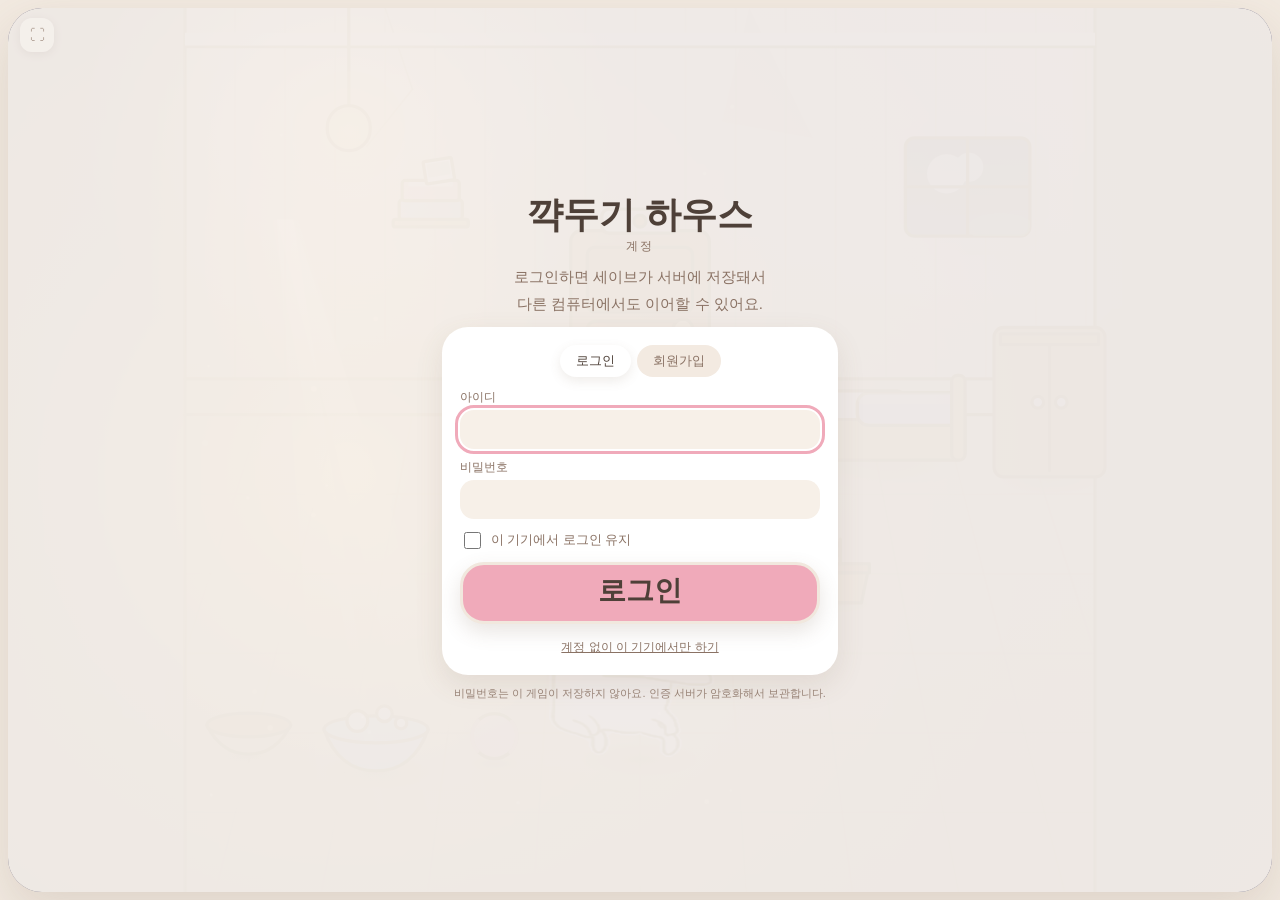
<file: index.html>
<!doctype html>
<html lang="ko">
<head>
<meta charset="utf-8">
<meta name="viewport" content="width=device-width, initial-scale=1, viewport-fit=cover">
<!-- 보안: 외부에서 스크립트를 끼워 넣지 못하게 막습니다.
     connect-src 에 우리 서버 주소 하나만 적어서, 다른 어디로도
     데이터가 나갈 수 없게 막아둡니다. -->
<meta http-equiv="Content-Security-Policy" content="
  default-src 'none';
  script-src 'self';
  style-src 'self' https://fonts.googleapis.com 'unsafe-inline';
  font-src https://fonts.gstatic.com;
  img-src 'self' data: blob:;
  connect-src 'self' https://nmmekqyjrqkmwmygzedm.supabase.co wss://nmmekqyjrqkmwmygzedm.supabase.co;
  form-action 'none';
  base-uri 'none';
  object-src 'none'">
<meta name="referrer" content="no-referrer">
<title>꺅두기 하우스</title>
<meta name="description" content="꺅두기를 애기부터 어른까지 키우는 웹 게임. 집을 꾸미고, 리듬게임과 꺅두기런으로 클로버를 벌어요.">
<link rel="icon" href="assets/clover.png">
<link rel="preconnect" href="https://fonts.googleapis.com">
<link rel="preconnect" href="https://fonts.gstatic.com" crossorigin>
<link rel="stylesheet" href="https://fonts.googleapis.com/css2?family=Gaegu:wght@400;700&family=Gowun+Dodum&display=swap">
<link rel="stylesheet" href="css/style.css">
</head>
<body>

<div id="app">
  <div id="stage">
    <canvas id="cv"></canvas>

    <!-- 위쪽 상태바 -->
    <header id="topbar">
      <div class="chip who">
        <b id="barName">두기</b>
        <span class="lv" id="barStage">Lv 1</span>
        <span class="hearts" id="loveHearts"></span>
        <span class="expbar"><i id="expFill"></i></span>
      </div>
      <button class="chip cond" id="condChip" type="button" aria-expanded="false"
              title="컨디션 — 누르면 자세히">
        <span class="ring" id="condRing"></span>
        <b id="condPct">100%</b>
        <small id="condPay">알바비 ×1.10</small>
      </button>
      <span class="chip wx" id="barWx"></span>
      <span class="chip wallet" id="barClover"></span>
      <button class="chip menubtn" id="menuBtn" type="button"
              aria-expanded="false" aria-label="메뉴">☰</button>
      <nav id="menuPanel" hidden>
        <button type="button" id="mDaily">오늘의 할 일</button>
        <button type="button" id="mDeco">꾸미기</button>
        <button type="button" id="mAcct">로그인</button>
        <button type="button" id="mSet">설정</button>
      </nav>
      <div id="condPanel" hidden>
        <div class="stats" id="statRow">
          <div class="stat"><span class="ic i-full"></span><b>배부름</b><div class="track"><div class="fill" id="st_full"></div></div></div>
          <div class="stat"><span class="ic i-clean"></span><b>깨끗함</b><div class="track"><div class="fill" id="st_clean"></div></div></div>
          <div class="stat"><span class="ic i-fun"></span><b>기분</b><div class="track"><div class="fill" id="st_fun"></div></div></div>
          <div class="stat"><span class="ic i-energy"></span><b>기운</b><div class="track"><div class="fill" id="st_energy"></div></div></div>
        </div>
        <p class="chint" id="condHint"></p>
      </div>
    </header>

    <div id="decoBar" hidden>
      <span class="dtxt">가구를 끌어서 옮기세요</span>
      <button class="btn small" id="decoDone" type="button">다 됐어요</button>
      <button class="btn ghost small" id="decoUndo" type="button">되돌리기</button>
      <button class="btn ghost small" id="decoReset" type="button">기본 자리로</button>
    </div>
    <aside id="plazaChat" hidden>
      <div id="pcLog" aria-live="polite"></div>
      <form id="pcForm" autocomplete="off">
        <input id="pcInput" type="text" maxlength="60" placeholder="광장에 한마디"
               autocomplete="off" spellcheck="false">
        <button class="btn small" type="submit">보내기</button>
      </form>
      <p class="hint" id="pcNote"></p>
    </aside>
    <div id="emoteBar" hidden></div>
    <button id="fsBtn" type="button" title="전체화면" aria-label="전체화면">⛶</button>
    <button id="skipBtn" type="button" hidden>건너뛰기</button>
    <p id="tapHint" hidden>아무 곳이나 누르면 다음으로</p>

    <!-- 처음 시작: 이름 짓기 -->
    <section class="screen" id="introScreen" hidden>
      <img class="mascot sway" src="assets/run.png" alt="꺅두기">
      <h1>꺅두기 하우스<span class="sub">GGAKDUGI HOUSE</span></h1>
      <p class="lead">오늘부터 두기를 키웁니다.<br>이름을 지어주세요.</p>
      <input id="introName" class="nameinput big" type="text" maxlength="8" value="두기" aria-label="두기 이름">
      <button class="btn" id="introGo">시작!</button>
      <p class="credit">집에서는 <span class="kbd">WASD</span> 로 걷고, 두기를 <b>문질러 쓰다듬으면</b> 마음이 올라요 ·
        현관으로 나가면 알바를 해서 클로버를 벌 수 있어요</p>
    </section>

    <!-- 계정 -->
    <section class="screen" id="authScreen" hidden>
      <h1 style="font-size:clamp(24px,4.4vw,36px)">꺅두기 하우스<span class="sub">계정</span></h1>
      <p class="lead" id="authLead">로그인하면 세이브가 서버에 저장돼서<br>다른 컴퓨터에서도 이어할 수 있어요.</p>

      <div class="authbox">
        <div class="tabs" id="authTabs">
          <button class="tab on" id="tabLogin" type="button">로그인</button>
          <button class="tab" id="tabJoin" type="button">회원가입</button>
        </div>

        <form id="authForm" autocomplete="on" novalidate>
          <label class="fld"><span>아이디</span>
            <input id="authEmail" type="text" autocomplete="username"
                   maxlength="20" spellcheck="false" autocapitalize="off" required></label>
          <label class="fld"><span>비밀번호</span>
            <input id="authPw" type="password" autocomplete="current-password"
                   maxlength="200" required></label>
          <p class="pwhint" id="pwHint" hidden>아이디 3~20자 (영문 시작) · 비밀번호 10자 이상, 대·소문자·숫자·기호 중 3가지</p>
          <label class="chk"><input id="authKeep" type="checkbox">
            <span>이 기기에서 로그인 유지</span></label>
          <p class="autherr" id="authErr" role="alert" hidden></p>
          <button class="btn" id="authGo" type="submit">로그인</button>
        </form>

        <div class="authsub">
          <button class="linkbtn" id="authSkip" type="button">계정 없이 이 기기에서만 하기</button>
        </div>
      </div>
      <p class="credit" id="authNote"></p>
    </section>

    <!-- 캐치마인드 — 방 만들기 · 들어가기 -->
    <section class="screen" id="cmLobby" hidden>
      <h1 style="font-size:clamp(24px,4.4vw,38px)">두기 캐치마인드<span class="sub">같이 그리고 맞히기</span></h1>
      <p class="lead">한 명이 그리고 나머지가 맞혀요.<br>친구와 방 코드를 주고받으면 바로 시작!</p>

      <div class="authbox">
        <button class="btn" id="cmMake" type="button">새 방 만들기</button>
        <p class="cmor"><span>또는 받은 코드로</span></p>
        <form id="cmJoinForm" novalidate>
          <label class="fld"><span>방 코드 6자리</span>
            <input id="cmCode" class="codein" type="text" inputmode="latin"
                   maxlength="6" spellcheck="false" autocomplete="off" placeholder="ACDEFG"></label>
          <button class="btn ghost" id="cmJoin" type="submit">들어가기</button>
        </form>
        <p class="autherr" id="cmErr" role="alert" hidden></p>
      </div>
      <p class="credit">2명부터 시작할 수 있어요 · 그리는 사람은 채팅을 못 씁니다<br>
        정답 단어는 그리는 사람 화면에만 있어요</p>
      <button class="linkbtn" id="cmBack" type="button">알바 목록으로</button>
    </section>

    <!-- 캐치마인드 — 사람·채팅 -->
    <aside id="cmPanel" hidden>
      <div id="cmPlayers"></div>
      <div id="cmLog" aria-live="polite"></div>
      <form id="cmForm" autocomplete="off">
        <input id="cmInput" type="text" maxlength="24" autocomplete="off"
               spellcheck="false" aria-label="정답 입력" placeholder="정답을 적어보세요">
        <button type="submit" id="cmSend">보내기</button>
      </form>
      <p id="cmNet" hidden></p>
      <button type="button" id="cmQuit">나가기</button>
    </aside>

    <!-- 꺅두기런 결과 -->
    <section class="screen" id="runResult" hidden>
      <img class="mascot" id="runArt" alt="">
      <h1 id="runTitle" style="font-size:clamp(26px,5vw,44px)">도착!</h1>
      <div class="panel">
        <p class="score" id="runScore">0</p>
        <div class="tally">
          <div><b id="rDistL">달린 거리</b><span id="rDist">0 m</span></div>
          <div><b id="rJellyL">주운 동전</b><span id="rJelly">0</span></div>
          <div><b id="rComboL">최고 연속</b><span id="rCombo">0</span></div>
          <div><b id="rGradeL">등급</b><span id="rGrade">-</span></div>
        </div>
        <p class="best" id="runBest"></p>
        <p class="rankline" id="runRank" hidden></p>
        <p class="reward" id="runReward"></p>
      </div>
      <div class="row">
        <button class="btn" id="runAgain">한 번 더</button>
        <button class="btn ghost" id="runHome">집으로</button>
      </div>
    </section>

    <!-- 공용 모달 -->
    <div class="modal" id="modal" hidden>
      <div class="sheet">
        <h2 id="modalTitle">제목</h2>
        <p class="hint" id="modalHint"></p>
        <div id="modalBody"></div>
        <button class="btn ghost small" id="modalClose">확인</button>
      </div>
    </div>

    <!-- 알림 -->
    <div id="toast" hidden></div>

    <!-- 오늘의 할 일 -->
    <aside id="dailyPanel" hidden>
      <button id="dailyClose" type="button" aria-label="닫기">✕</button>
      <h3>오늘의 할 일</h3>
      <div id="dailyList"></div>
      <p class="hint">매일 새로 생겨요</p>
    </aside>

    <!-- 아래 돌봄 버튼 -->
    <button id="miniClose" type="button" hidden>그만하기</button>

    <!-- 꺅두기런 폰 조작 -->
    <div id="runPad" hidden>
      <button id="rJump" type="button">점프</button>
      <button id="rSkill" type="button">스킬</button>
      <button id="rSlide" type="button">슬라이드</button>
    </div>
  </div>
</div>

<!-- 순서대로 읽혀야 합니다 -->
<script defer src="js/config.js"></script>
<script defer src="js/boot.js"></script>
<script defer src="js/fx.js"></script>
<script defer src="js/data.js"></script>
<script defer src="js/grow.js"></script>
<script defer src="js/save.js"></script>
<script defer src="js/auth.js"></script>
<script defer src="js/net.js"></script>
<script defer src="js/board.js"></script>
<script defer src="js/audio.js"></script>
<script defer src="js/menus.js"></script>
<script defer src="js/cut.js"></script>
<script defer src="js/home.js"></script>
<script defer src="js/care.js"></script>
<script defer src="js/run.js"></script>
<script defer src="js/mine.js"></script>
<script defer src="js/lost.js"></script>
<script defer src="js/pack.js"></script>
<script defer src="js/catch.js"></script>
<script defer src="js/plaza.js"></script>
<script defer src="js/app.js"></script>
</body>
</html>
</file>
<file: css/style.css>
/* ── 기본값 (브라우저 리셋) ── */
html{color-scheme:light;}
:root{padding-top:env(safe-area-inset-top,0px);padding-bottom:env(safe-area-inset-bottom,0px);}
body{margin:0;font-size:14px;}
img{max-width:100%;}
[hidden]{display:none!important;}
:root{padding-top:env(safe-area-inset-top,0px);padding-bottom:env(safe-area-inset-bottom,0px);}
body{margin:0;font-size:14px;}
img{max-width:100%;}
[hidden]{display:none!important;}
:root{
    --cream:#FFFCF8; --ground:#F2EAE1; --ink:#4E4038; --ink-soft:#8A7264;
    --line:#F1E8DE; --sh:rgba(120,95,75,.10); --sh2:rgba(120,95,75,.16);
    --clover:#7EAE82; --sky:#9CCADF; --wool:#F3EAE1; --poot:#DCC7A9;
    --pink:#F0AABA; --miss:#C2A8A4; --grape:#AD9ED4;
    --display:"Gaegu","Gowun Dodum",'Apple SD Gothic Neo','Malgun Gothic',sans-serif;
    --body:"Gowun Dodum","Gaegu",'Apple SD Gothic Neo','Malgun Gothic',sans-serif;
  }
  html,body{height:100%;}
  body{margin:0;background:var(--cream);color:var(--ink);font-family:var(--body);
       -webkit-font-smoothing:antialiased;overflow:hidden;}
  #app{height:100%;display:flex;flex-direction:column;align-items:center;justify-content:center;
       padding:8px;box-sizing:border-box;gap:0;}
  #stage{position:relative;width:100%;height:100%;max-width:none;max-height:none;
         container-type:size;
         border:3px solid var(--line);border-radius:32px;overflow:hidden;background:var(--cream);
         box-shadow:0 12px 28px var(--sh2);}
  body.fs #app{padding:0;}
  body.fs #stage{border-radius:0;border-width:0;box-shadow:none;}
  canvas{display:block;width:100%;height:100%;touch-action:none;}

  .screen{position:absolute;inset:0;display:flex;flex-direction:column;align-items:center;
          justify-content:center;justify-content:safe center;gap:10px;text-align:center;
          background:rgba(252,248,243,.9);padding:14px 16px;box-sizing:border-box;
          overflow-y:auto;overscroll-behavior:contain;}
  .screen > *{flex:none;}
  .screen[hidden]{display:none!important;}
  .screen.scroll{justify-content:flex-start;overflow-y:auto;overscroll-behavior:contain;}

  h1{font-family:var(--display);font-weight:700;margin:0;font-size:clamp(32px,6.6vw,58px);
     line-height:1;text-wrap:balance;}
  h1 .sub{display:block;font-size:.32em;font-weight:400;color:var(--ink-soft);letter-spacing:2px;margin-top:8px;}
  h2{font-family:var(--display);font-weight:700;font-size:20px;margin:0;letter-spacing:.5px;}
  .mascot{width:clamp(88px,15vw,132px);height:auto;}
  .mascot.sway{animation:sway 2.4s ease-in-out infinite;}
  @keyframes sway{0%,100%{transform:translateY(0) rotate(-1.5deg)}50%{transform:translateY(-9px) rotate(1.5deg)}}

  .btn{font-family:var(--display);font-weight:700;font-size:clamp(20px,3.2vw,28px);
       border:3px solid var(--line);background:var(--pink);color:var(--ink);border-radius:24px;
       padding:7px 30px 11px;cursor:pointer;box-shadow:0 8px 20px var(--sh2);
       transition:transform .1s ease, box-shadow .1s ease;}
  .btn.ghost{background:var(--cream);}
  .btn.small{font-size:19px;padding:4px 18px 8px;box-shadow:0 6px 16px var(--sh2);}
  .btn:hover{transform:translateY(-2px);box-shadow:0 4px 12px var(--sh2);}
  .btn:active{transform:translateY(1px);box-shadow:0 2px 6px var(--sh);}
  :is(.btn,.card,.chip):focus-visible{outline:3px solid var(--pink);outline-offset:3px;}

  .picks{display:flex;gap:9px;flex-wrap:wrap;justify-content:center;}
  .pick{font-family:var(--body);border:3px solid var(--line);background:var(--cream);color:var(--ink);
        border-radius:22px;padding:5px 16px 7px;cursor:pointer;display:flex;flex-direction:column;
        align-items:flex-start;gap:0;min-width:116px;transition:transform .12s ease;}
  .pick:hover{transform:translateY(-2px) rotate(-.7deg);}
  .pick .lb{font-size:11.5px;color:var(--ink-soft);letter-spacing:1px;}
  .pick .vl{font-family:var(--display);font-weight:700;font-size:20px;line-height:1.05;}
  .tagline{font-size:13px;color:var(--ink-soft);font-variant-numeric:tabular-nums;}

  .wallet{display:flex;align-items:center;justify-content:center;gap:7px;margin:0;font-size:13px;
          color:var(--ink-soft);font-variant-numeric:tabular-nums;}
  .wallet b{font-family:var(--display);font-size:20px;color:var(--ink);}
  .wallet span{border-left:2px solid #EFE4D8;padding-left:8px;}
  .cv{width:17px;height:17px;flex:none;}
  .reward{display:flex;align-items:center;justify-content:center;gap:5px;margin:6px 0 0;
          font-size:13px;color:var(--ink-soft);}
  .reward b{font-family:var(--display);font-size:19px;color:var(--clover);
            -webkit-text-stroke:0;}

  /* 도감 */
  .dex{width:100%;display:flex;flex-direction:column;gap:12px;}
  .dexrow{display:grid;grid-template-columns:repeat(auto-fill,minmax(98px,1fr));gap:8px;}
  .dcard{position:relative;border:3px solid var(--line);border-radius:22px;background:var(--cream);
         padding:16px 6px 8px;display:flex;flex-direction:column;align-items:center;gap:2px;
         cursor:pointer;overflow:hidden;font-family:var(--body);
         transition:transform .12s ease, box-shadow .12s ease;}
  .dcard .art{height:62px;display:flex;align-items:flex-end;justify-content:center;}
  .dcard img{height:60px;width:auto;}
  .dcard .nm{font-family:var(--display);font-weight:700;font-size:14.5px;line-height:1.1;
             word-break:keep-all;text-align:center;}
  .dcard .meta{font-size:10px;color:var(--ink-soft);line-height:1.3;text-align:center;
               word-break:keep-all;max-height:2.7em;overflow:hidden;}
  .dcard .stars{position:absolute;top:3px;left:8px;font-size:11px;letter-spacing:-1px;color:#B0913F;}
  .dcard:hover{transform:translateY(-3px) rotate(-.8deg);}
  .dcard.sel{box-shadow:0 0 0 3px var(--clover) inset;}
  .dcard.r-base{background:linear-gradient(#FFFCF8,#F8F1E9);}
  .dcard.r-N{background:linear-gradient(#FFFCF8,#EEF5EA);}
  .dcard.r-R{background:linear-gradient(#FFFCF8,#E9F3F8);}
  .dcard.r-SR{background:linear-gradient(#FFFCF8,#FBE7EC);}
  .dcard.r-SSR{background:linear-gradient(#FFFCF8,#EDE6FA);}
  .dcard.locked img{filter:brightness(0);opacity:.2;}
  .dcard.locked .nm{color:var(--ink-soft);}
  .dcard.soon{border-style:dashed;opacity:.6;cursor:default;}
  .dcard.soon .art b{font-family:var(--display);font-size:26px;color:var(--ink-soft);line-height:62px;}
  .newbadge{position:absolute;top:3px;right:-20px;transform:rotate(28deg);background:var(--pink);
            border:3px solid var(--line);font-family:var(--display);font-weight:700;font-size:10px;
            padding:0 22px 1px;}
  .shake{animation:shake .32s;}
  @keyframes shake{0%,100%{transform:translateX(0)}25%{transform:translateX(-5px)}75%{transform:translateX(5px)}}

  /* 노래 목록 */
  .songlist{width:100%;display:flex;flex-direction:column;gap:9px;}
  .songrow{display:flex;align-items:center;gap:11px;border:3px solid var(--line);border-radius:24px;
           background:var(--cream);padding:8px 11px;transition:transform .12s ease,background .12s ease;}
  .songrow.on{background:var(--wool);box-shadow:0 8px 20px var(--sh2);transform:translate(-1px,-2px);}
  .songrow .cover{flex:none;width:62px;height:62px;border:3px solid var(--line);border-radius:19px;
                  overflow:hidden;cursor:pointer;display:block;}
  .songrow .cover svg{width:100%;height:100%;display:block;}
  .sinfo{display:flex;flex-direction:column;gap:1px;flex:1 1 auto;min-width:0;cursor:pointer;text-align:left;}
  .stitle{font-family:var(--display);font-weight:700;font-size:21px;line-height:1.05;word-break:keep-all;}
  .smeta{font-size:11.5px;color:var(--ink-soft);}
  .sbest{font-size:11.5px;color:var(--ink-soft);font-variant-numeric:tabular-nums;}
  .levels{display:grid;grid-template-columns:repeat(2,minmax(58px,1fr));gap:4px;flex:none;}
  .lv{border:3px solid var(--line);border-radius:16px;background:var(--cream);cursor:pointer;
      padding:1px 6px 2px;display:flex;flex-direction:column;align-items:center;line-height:1.05;
      font-family:var(--body);}
  .lv b{font-family:var(--display);font-size:13px;}
  .lv span{font-size:9.5px;color:var(--ink-soft);}
  .lv[data-d="easy"][aria-pressed="true"]{background:#E6F0E2;}
  .lv[data-d="normal"][aria-pressed="true"]{background:#9CCADF;}
  .lv[data-d="hard"][aria-pressed="true"]{background:#DCC7A9;}
  .lv[data-d="nightmare"][aria-pressed="true"]{background:#AD9ED4;}
  #goBtn{margin-top:4px;}
  @media (max-width:560px){
    .songrow{flex-wrap:wrap;} .levels{grid-template-columns:repeat(4,1fr);width:100%;}
  }

  /* 캐릭터 상세 */
  .detail{width:100%;display:flex;gap:14px;align-items:stretch;flex-wrap:wrap;}
  .detail .art{flex:1 1 200px;min-height:190px;border:3px solid var(--line);border-radius:26px;
               display:flex;align-items:center;justify-content:center;position:relative;overflow:hidden;}
  .detail .art img{height:78%;width:auto;position:relative;z-index:1;}
  .detail .art i{position:absolute;inset:-30%;background:
      repeating-conic-gradient(from 0deg, rgba(255,255,255,.55) 0deg 12deg, rgba(255,255,255,0) 12deg 24deg);
      animation:spinRay 26s linear infinite;}
  @keyframes spinRay{to{transform:rotate(360deg)}}
  .detail .info{flex:1 1 220px;display:flex;flex-direction:column;gap:7px;justify-content:center;}
  .detail .rk{display:inline-flex;align-items:center;gap:6px;align-self:flex-start;
              border:3px solid var(--line);border-radius:1005px;padding:1px 12px 3px;font-size:12px;}
  .detail .rk .stars{color:#B0913F;letter-spacing:-1px;}
  .detail h3{font-family:var(--display);font-weight:700;font-size:clamp(24px,4.4vw,34px);margin:0;line-height:1.05;}
  .detail .desc{font-size:13px;color:var(--ink-soft);line-height:1.65;}
  .detail .facts{display:flex;flex-direction:column;gap:3px;font-size:12px;color:var(--ink-soft);}
  .detail .facts span b{font-family:var(--display);font-size:14px;color:var(--ink);}
  .detail .row{display:flex;gap:8px;flex-wrap:wrap;margin-top:3px;}

  /* 뽑기 */
  .gacha{width:100%;display:flex;flex-direction:column;gap:10px;align-items:center;}
  .gtop{display:flex;align-items:center;gap:8px;font-size:12px;color:var(--ink-soft);}
  .gtop b{font-family:var(--display);font-size:22px;color:var(--ink);}
  .gstage{position:relative;overflow:hidden;width:100%;min-height:172px;border:3px dashed #EFE4D8;
          border-radius:24px;display:flex;align-items:center;justify-content:center;padding:10px;
          box-sizing:border-box;}
  .orbwrap{display:flex;flex-direction:column;align-items:center;gap:10px;}
  .orb{width:84px;height:84px;border-radius:50%;border:3px solid var(--line);
       background:radial-gradient(circle at 34% 28%, #fff 8%, var(--oc,#E6F0E2) 78%);
       animation:orbShake .17s linear infinite, orbGrow .95s ease-in both;}
  .orb.r-R{--oc:#9CCADF;animation:orbShake .13s linear infinite, orbGrow .95s ease-in both;}
  .orb.r-SR{--oc:#F0AABA;animation:orbShake .09s linear infinite, orbGrow .95s ease-in both,
            orbGlow .42s ease-in-out infinite;}
  @keyframes orbShake{0%{transform:translate(-1.5px,1px) rotate(-1.5deg)}
                      50%{transform:translate(1.5px,-1px) rotate(1.5deg)}
                      100%{transform:translate(-1.5px,1px) rotate(-1.5deg)}}
  @keyframes orbGrow{0%{scale:.25;opacity:0}55%{scale:1.05;opacity:1}100%{scale:1.2}}
  @keyframes orbGlow{0%,100%{box-shadow:0 0 0 0 rgba(255,179,193,0)}
                     50%{box-shadow:0 0 30px 12px rgba(255,179,193,.8)}}
  .orbtext{font-family:var(--display);font-weight:700;font-size:17px;color:var(--ink-soft);}
  .flash{position:absolute;inset:0;background:#fff;animation:flashOut .5s ease-out both;pointer-events:none;z-index:3;}
  .flash.sr{background:linear-gradient(120deg,#FBE7EC,#FFF6C9,#E9F3F8,#FBE7EC);}
  @keyframes flashOut{0%{opacity:.96}100%{opacity:0}}
  .gstage.hasbanner{padding-top:38px;}
  .banner{position:absolute;left:0;right:0;top:7px;text-align:center;font-family:var(--display);
          font-weight:700;font-size:23px;color:#D4708A;z-index:4;pointer-events:none;
          animation:bannerLife 2.6s both;}
  @keyframes bannerLife{0%{opacity:0;transform:translateY(-16px) scale(.7)}
                        18%{opacity:1;transform:translateY(0) scale(1.12)}
                        26%{transform:none}82%{opacity:1;transform:none}
                        100%{opacity:0;transform:translateY(-8px) scale(.9)}}
  .ring{position:absolute;left:50%;top:50%;width:22px;height:22px;margin:-11px 0 0 -11px;border-radius:50%;
        border:3px solid var(--rc,#9CCADF);animation:ringOut .8s ease-out both;pointer-events:none;}
  @keyframes ringOut{0%{transform:scale(.3);opacity:.95}100%{transform:scale(8);opacity:0}}
  .spark{position:absolute;left:50%;top:50%;width:8px;height:8px;background:#FFD36E;
         border:3px solid var(--line);border-radius:50%;animation:sparkOut .75s ease-out both;pointer-events:none;}
  @keyframes sparkOut{0%{transform:translate(0,0) scale(.3);opacity:1}
                      100%{transform:translate(var(--dx),var(--dy)) scale(1);opacity:0}}
  .shakeSheet{animation:sheetShake .45s;}
  @keyframes sheetShake{0%,100%{transform:none}20%{transform:translate(-6px,3px)}
                        40%{transform:translate(5px,-3px)}60%{transform:translate(-4px,2px)}
                        80%{transform:translate(3px,-1px)}}
  .gidle{margin:0;font-size:13px;color:var(--ink-soft);line-height:1.8;text-align:center;}
  .gidle small{font-size:11px;}
  .gresult{display:grid;grid-template-columns:repeat(5,1fr);gap:7px;width:100%;}
  .gcard{position:relative;border:3px solid var(--line);border-radius:20px;padding:13px 4px 6px;
         display:flex;flex-direction:column;align-items:center;gap:1px;overflow:hidden;z-index:2;
         animation:popN .46s cubic-bezier(.2,1.5,.5,1) both;}
  .gcard.r-R{animation:flipR .66s cubic-bezier(.2,1.1,.4,1) both;}
  .gcard.r-SR{animation:slamSR .72s cubic-bezier(.15,1.35,.4,1) both;
              box-shadow:0 0 0 3px #F9DDE4, 0 0 20px 4px rgba(255,179,193,.8);}
  @keyframes popN{0%{opacity:0;transform:scale(.55) rotate(-9deg)}100%{opacity:1;transform:none}}
  @keyframes flipR{0%{opacity:0;transform:perspective(500px) rotateY(-180deg) scale(.7)}
                   55%{opacity:1}100%{opacity:1;transform:none}}
  @keyframes slamSR{0%{opacity:0;transform:scale(2.8) rotate(12deg)}
                    50%{opacity:1;transform:scale(.88) rotate(-4deg)}
                    75%{transform:scale(1.06) rotate(2deg)}100%{transform:none}}
  .gcard .art{height:48px;display:flex;align-items:flex-end;}
  .gcard img{height:46px;width:auto;}
  .gcard .nm{font-family:var(--display);font-weight:700;font-size:12.5px;line-height:1.05;
             text-align:center;word-break:keep-all;}
  .gcard .meta{font-size:9.5px;color:var(--ink-soft);}
  .gcard .meta.dup{color:var(--clover);}
  .gcard .stars{position:absolute;top:2px;left:6px;font-size:10px;letter-spacing:-1px;color:#B0913F;}
  .gcard.r-N{background:linear-gradient(#FFFCF8,#EEF5EA);}
  .gcard.r-R{background:linear-gradient(#FFFCF8,#E9F3F8);}
  .gcard.r-SR{background:linear-gradient(#FFFCF8,#FBE7EC);box-shadow:0 0 0 3px #F9DDE4;}
  .gcard.shine::after{content:"";position:absolute;inset:-40%;background:
    linear-gradient(115deg,transparent 40%,rgba(255,255,255,.85) 50%,transparent 60%);
    animation:sweep 1.5s ease-in-out .3s 2;}
  @keyframes sweep{0%{transform:translateX(-60%)}100%{transform:translateX(60%)}}
  .gbtns{display:flex;gap:9px;flex-wrap:wrap;justify-content:center;}
  @media (max-width:560px){ .gresult{grid-template-columns:repeat(3,1fr);} }
  @media (prefers-reduced-motion:reduce){ .gcard,.orb,.flash,.banner,.ring,.spark{animation:none!important}
    .gcard.shine::after{animation:none} .shakeSheet{animation:none} }

  .modal{position:absolute;inset:0;z-index:20;display:flex;align-items:center;justify-content:center;
         background:rgba(120,95,75,.38);padding:16px;box-sizing:border-box;}
  .modal[hidden]{display:none!important;}
  .sheet{background:var(--cream);border:3px solid var(--line);border-radius:28px;box-shadow:0 12px 28px var(--sh2);
         padding:14px 16px 16px;width:100%;max-width:640px;max-height:100%;overflow-y:auto;}
  .sheet.wide{max-width:780px;
         display:flex;flex-direction:column;gap:10px;align-items:center;}
  .sheet .row{display:flex;gap:8px;flex-wrap:wrap;justify-content:center;}
  .sheet #modalBody{width:100%;}
  .rgroup{width:100%;display:flex;flex-direction:column;gap:6px;margin-bottom:4px;}
  .rlabel{font-family:var(--display);font-weight:700;font-size:15px;display:flex;align-items:center;gap:6px;
          justify-content:center;}
  .rlabel i{width:11px;height:11px;border:3px solid var(--line);border-radius:50%;display:inline-block;}
  .rlabel span{font-family:var(--body);font-weight:400;font-size:11.5px;color:var(--ink-soft);}
  .card{position:relative;}
  .card .rr{position:absolute;top:-9px;right:-6px;font-size:10px;border:3px solid var(--line);
            border-radius:1005px;padding:0 6px 1px;white-space:nowrap;}
  .card.soon{opacity:.55;cursor:default;border-style:dashed;justify-content:center;}
  .card.soon .q{font-family:var(--display);font-weight:700;font-size:26px;line-height:56px;color:var(--ink-soft);}
  .sheet .card{min-width:88px;padding:7px 7px 8px;}
  .sheet .card img{height:48px;}
  .sheet .card .nm{font-size:15px;}
  .sheet .card .meta{font-size:10.5px;}
  .sheet .card.song{min-width:150px;}
  .sheet .card.song .nm{font-size:18px;}
  .sect{width:100%;max-width:760px;display:flex;flex-direction:column;gap:7px;align-items:center;}
  .sect > .row{display:flex;gap:9px;flex-wrap:wrap;justify-content:center;width:100%;}

  .card{font-family:var(--body);border:3px solid var(--line);background:var(--cream);border-radius:22px;
        padding:7px 9px 9px;cursor:pointer;display:flex;flex-direction:column;align-items:center;gap:3px;
        min-width:98px;flex:0 1 auto;transition:transform .12s ease,background .12s ease;}
  .card:hover{transform:translateY(-3px) rotate(-.8deg);}
  .card[aria-pressed="true"]{background:var(--wool);box-shadow:0 6px 16px var(--sh2);}
  .card img{height:56px;width:auto;}
  .card .nm{font-family:var(--display);font-weight:700;font-size:17px;line-height:1.1;}
  .card .meta{font-size:11.5px;color:var(--ink-soft);line-height:1.35;}
  .song{min-width:150px;align-items:flex-start;text-align:left;gap:1px;}
  .song .nm{font-size:19px;}
  .song .best{font-size:11px;color:var(--ink-soft);font-variant-numeric:tabular-nums;}

  .chip{font-family:var(--display);font-size:18px;font-weight:700;border:3px solid var(--line);
        background:var(--cream);color:var(--ink);border-radius:1005px;padding:3px 17px 6px;cursor:pointer;}
  .chip[aria-pressed="true"]{background:var(--clover);}
  .chip[data-d="hard"][aria-pressed="true"]{background:var(--poot);}
  .chip[data-d="nightmare"][aria-pressed="true"]{background:var(--grape);}

  .keys{font-size:13px;color:var(--ink-soft);line-height:1.8;}
  .kbd{font-family:var(--display);font-weight:700;border:3px solid var(--line);border-radius:7px;
       padding:0 8px 1px;background:var(--wool);}

  .panel{border:3px solid var(--line);border-radius:26px;background:var(--cream);padding:12px 18px 14px;
         min-width:min(330px,88%);}
  .grade{font-family:var(--display);font-weight:700;font-size:clamp(26px,5vw,40px);line-height:1;margin:0;}
  .score{font-family:var(--display);font-weight:700;font-size:clamp(26px,5vw,38px);line-height:1;
         margin:2px 0 8px;font-variant-numeric:tabular-nums;}
  .tally{display:grid;grid-template-columns:repeat(2,1fr);gap:3px 18px;font-size:14px;}
  .tally div{display:flex;justify-content:space-between;gap:12px;font-variant-numeric:tabular-nums;}
  .tally b{font-weight:400;color:var(--ink-soft);}
  .best{font-size:13px;color:var(--ink-soft);margin:8px 0 0;}
  #skipBtn{position:absolute;bottom:14px;right:14px;z-index:6;font-family:var(--display);font-weight:700;
           font-size:17px;border:3px solid var(--line);background:rgba(252,248,243,.9);border-radius:1005px;
           padding:3px 18px 5px;cursor:pointer;animation:skipIn .5s both .4s;}
  @keyframes skipIn{0%{opacity:0;transform:translateY(8px)}100%{opacity:1;transform:none}}
  #homeBar{position:absolute;top:10px;left:58px;right:12px;z-index:6;display:flex;align-items:center;
           gap:8px;flex-wrap:wrap;}
  #homeBar span{display:flex;align-items:center;gap:5px;background:rgba(252,248,243,.92);
                border:3px solid var(--line);border-radius:1005px;padding:2px 12px 4px;font-size:12.5px;
                color:var(--ink-soft);}
  #homeBar b{font-family:var(--display);font-size:18px;color:var(--ink);}
  #homeBar button{margin-left:auto;font-family:var(--display);font-weight:700;font-size:15px;
                  border:3px solid var(--line);background:var(--cream);border-radius:1005px;
                  padding:2px 14px 4px;cursor:pointer;}
  #homeBar #homeSongBtn{margin-left:auto;background:var(--pink);}
  #homeBar #homeTitleBtn{margin-left:0;}
  #countdown{position:absolute;inset:0;z-index:30;display:flex;align-items:center;justify-content:center;
             background:rgba(252,248,243,.55);pointer-events:none;}
  #countdown[hidden]{display:none!important;}
  #cdNum{font-family:var(--display);font-weight:700;font-size:clamp(64px,16vw,140px);color:var(--ink);
         animation:cdPop .45s ease-out;}
  @keyframes cdPop{0%{transform:scale(1.9);opacity:0}45%{opacity:1}100%{transform:scale(1);opacity:1}}

  #toast{position:absolute;left:50%;top:52px;transform:translateX(-50%);z-index:40;
         background:var(--cream);border:3px solid var(--line);border-radius:24px;
         box-shadow:0 8px 20px var(--sh2);padding:9px 18px 11px;text-align:center;
         animation:toastIn .45s cubic-bezier(.2,1.4,.5,1) both;max-width:88%;}
  #toast[hidden]{display:none!important;}
  #toast h4{font-family:var(--display);font-weight:700;font-size:19px;margin:0 0 2px;}
  #toast p{margin:1px 0;font-size:12.5px;color:var(--ink-soft);}
  @keyframes toastIn{0%{opacity:0;transform:translate(-50%,-14px) scale(.85)}
                     100%{opacity:1;transform:translate(-50%,0) scale(1)}}

  /* 설정 */
  .setlist{width:100%;display:flex;flex-direction:column;gap:12px;}
  .setgroup{border:3px solid var(--line);border-radius:24px;background:var(--cream);
            padding:8px 14px 12px;display:flex;flex-direction:column;gap:9px;}
  .setgroup > h5{font-family:var(--display);font-weight:700;font-size:13px;letter-spacing:2px;
                 color:var(--ink-soft);margin:0;text-transform:none;}
  .setrow{display:flex;flex-direction:column;gap:3px;padding-top:7px;border-top:3px dashed #EFE4D8;}
  .setgroup > .setrow:first-of-type{border-top:0;padding-top:0;}
  .setrow > .lbl{display:flex;justify-content:space-between;align-items:baseline;gap:8px;}
  .setrow .lbl b{font-family:var(--display);font-weight:700;font-size:16px;}
  .setrow .lbl span{font-size:11.5px;color:var(--ink-soft);font-variant-numeric:tabular-nums;}
  .setrow .hint{font-size:10.5px;color:var(--ink-soft);line-height:1.45;opacity:.9;}
  .keyrow{display:flex;gap:7px;flex-wrap:wrap;}
  .keybtn{flex:1 1 0;min-width:52px;border:3px solid var(--line);border-radius:17px;background:var(--wool);
          font-family:var(--display);font-weight:700;font-size:19px;padding:2px 0 4px;cursor:pointer;}
  .keybtn.wait{background:var(--pink);animation:tapBlink .8s ease-in-out infinite;}
  .keybtn small{display:block;font-family:var(--body);font-weight:400;font-size:10px;color:var(--ink-soft);}
  input[type=range]{width:100%;accent-color:var(--clover);height:20px;margin:0;}
  .skinrow{display:flex;gap:7px;flex-wrap:wrap;}
  .skinbtn{border:3px solid var(--line);border-radius:18px;background:var(--cream);cursor:pointer;
           padding:4px 10px 6px;font-family:var(--body);display:flex;flex-direction:column;gap:3px;align-items:center;}
  .skinbtn[aria-pressed="true"]{background:var(--wool);box-shadow:0 6px 16px var(--sh2);}
  .skinbtn[disabled]{opacity:.45;cursor:default;}
  .skinbtn .nm{font-family:var(--display);font-weight:700;font-size:14px;}
  .swatch{display:flex;gap:3px;}
  .swatch i{width:13px;height:13px;border:3px solid var(--line);border-radius:4px;display:block;}
  .skinbtn small{font-size:9.5px;color:var(--ink-soft);}

  /* 도감 진행 */
  .dexbar{width:100%;display:flex;flex-direction:column;gap:4px;margin-bottom:2px;}
  .dexbar .track{height:14px;border:3px solid var(--line);border-radius:1005px;background:var(--cream);overflow:hidden;}
  .dexbar .fill{height:100%;background:var(--clover);}
  .dexbar .cap{display:flex;justify-content:space-between;font-size:11.5px;color:var(--ink-soft);}
  .dexbar .cap b{font-family:var(--display);font-size:15px;color:var(--ink);}

  #tapHint{position:absolute;bottom:20px;left:0;right:0;text-align:center;margin:0;z-index:6;
           font-size:12.5px;color:var(--ink-soft);pointer-events:none;animation:tapBlink 1.6s ease-in-out infinite;}
  @keyframes tapBlink{0%,100%{opacity:.35}50%{opacity:.95}}
  #fsBtn{position:absolute;top:10px;left:12px;z-index:6;font-size:15px;line-height:1;
         border:3px solid var(--line);background:rgba(252,248,243,.8);border-radius:18px;
         padding:4px 9px 5px;cursor:pointer;opacity:.5;transition:opacity .15s ease;}
  #fsBtn:hover{opacity:1;}
  body.fs #fsBtn{opacity:.25;}
  #pauseBtn{position:absolute;top:10px;right:12px;font-family:var(--display);font-weight:700;font-size:16px;
            border:3px solid var(--line);background:rgba(252,248,243,.85);border-radius:18px;padding:2px 12px 4px;
            cursor:pointer;}
  .credit{font-size:11px;color:var(--ink-soft);margin:0;max-width:520px;line-height:1.6;opacity:.85;}
  @media (prefers-reduced-motion:reduce){.mascot.sway{animation:none}}

  /* 무대가 낮아지면 타이틀 요소를 단계적으로 줄인다 */
  @container (max-height:430px){
    .screen{gap:7px;padding:10px 14px;}
    .mascot{width:clamp(48px,14cqh,74px);}
    h1{font-size:clamp(22px,8.5cqh,34px);}
    h1 .sub{font-size:.28em;margin-top:4px;}
    .keys{display:none;}
    .pick{padding:3px 12px 5px;min-width:96px;}
    .pick .vl{font-size:17px;}
    .btn{font-size:20px;padding:5px 22px 8px;}
  }
  @container (max-height:320px){
    .mascot{display:none;}
    h1 .sub{display:none;}
    .tagline{display:none;}
    h1{font-size:clamp(20px,9cqh,28px);}
  }

/* ══════════════════════════════════════════════════════════
   마시멜로 — 테두리 대신 부드러운 그림자, 크림톤 바탕
   ══════════════════════════════════════════════════════════ */

body{background:var(--ground);}
#stage{border:none;border-radius:34px;background:var(--cream);
       box-shadow:0 18px 50px rgba(120,95,75,.16);}
body.fs #stage{border-radius:0;box-shadow:none;}
.screen{background:rgba(250,245,238,.93);}

/* ── 위쪽 상태바 — 칩 한 줄 ────────────────────────────── */
#topbar{position:absolute;left:0;right:0;top:0;z-index:6;display:flex;align-items:center;
        gap:8px;padding:9px 12px;box-sizing:border-box;flex-wrap:wrap;
        background:linear-gradient(rgba(252,248,243,.94),rgba(252,248,243,0));
        box-shadow:none;}
#topbar[hidden]{display:none!important;}
#topbar .chip{display:flex;align-items:center;gap:8px;margin:0;min-height:32px;flex:none;
        background:#FFFFFF;border:none;border-radius:999px;padding:6px 14px;
        box-shadow:0 4px 12px rgba(120,95,75,.10);font-family:var(--body);font-size:12px;
        color:var(--ink-soft);}

#topbar .who b{font-family:var(--display);font-size:19px;line-height:1;color:var(--ink);}
#topbar .who .lv{font-family:var(--display);font-size:15px;color:#7A6250;}
#topbar .who .hearts{display:flex;gap:1px;}
#topbar .who .hearts i{font-style:normal;font-size:12px;line-height:1;color:#EADCD4;}
#topbar .who .hearts i.on{color:#E4849C;}
#topbar .who .expbar{width:52px;height:5px;border-radius:999px;background:#EFE4D8;overflow:hidden;}
#topbar .who .expbar i{display:block;height:100%;border-radius:999px;background:var(--pink);
        transition:width .35s ease;}

/* 컨디션 — 하나로 합친 칩 */
#topbar .cond{cursor:pointer;transition:transform .12s ease,box-shadow .12s ease;}
#topbar .cond:hover{transform:translateY(-1px);box-shadow:0 7px 16px rgba(120,95,75,.14);}
#topbar .cond b{font-family:var(--display);font-size:17px;color:#3E6B44;}
#topbar .cond small{font-size:11px;color:var(--ink-soft);}
#topbar .cond.mid b{color:#A87B32;}
#topbar .cond.low b{color:#C05B52;}
#topbar .cond .ring{--p:100%;width:16px;height:16px;flex:none;border-radius:999px;
        background:conic-gradient(#8FBF92 var(--p),#EFE4D8 0);}
#topbar .cond.mid .ring{background:conic-gradient(#E0A45C var(--p),#EFE4D8 0);}
#topbar .cond.low .ring{background:conic-gradient(#E4849C var(--p),#EFE4D8 0);
        animation:lowblink 1.4s ease-in-out infinite;}

#topbar .wallet b{font-family:var(--display);font-size:18px;color:#3E6B44;}

/* 펼친 네 수치 */
#condPanel{position:absolute;left:12px;top:56px;z-index:9;width:min(252px,78%);
        background:#FFFFFF;border-radius:22px;padding:13px 15px;
        box-shadow:0 14px 34px rgba(120,95,75,.18);
        display:flex;flex-direction:column;gap:9px;}
#condPanel[hidden]{display:none!important;}
#condPanel .chint{margin:0;font-size:11.5px;color:var(--ink-soft);line-height:1.5;}
.stats{display:flex;flex-direction:column;gap:7px;}
.stat{display:grid;grid-template-columns:13px 44px 1fr;align-items:center;gap:8px;}
.stat b{font-weight:400;font-size:11.5px;color:var(--ink-soft);}
.stat .track{height:6px;border:none;border-radius:999px;background:#EFE4D8;overflow:hidden;box-sizing:border-box;}
.stat .fill{height:100%;border-radius:999px;transition:width .35s ease;}
#st_full{background:#E0A45C;} #st_clean{background:#77B2CE;}
#st_fun{background:#E4849C;}  #st_energy{background:#8FBF92;}
.stat.low .track{animation:lowblink 1.4s ease-in-out infinite;}
@keyframes lowblink{0%,100%{opacity:1}50%{opacity:.45}}
.stat .ic{width:13px;height:13px;flex:none;border:none;border-radius:999px;box-sizing:border-box;}
.i-full{background:#E0A45C;} .i-clean{background:#77B2CE;}
.i-fun{background:#E4849C;}  .i-energy{background:#8FBF92;}
.love{display:flex;align-items:center;gap:3px;font-size:13px;}
.love i{font-style:normal;font-size:16px;line-height:1;color:#E4C9BE;}
.love i.on{color:#E4849C;}
@container (max-width: 700px){
  #topbar{gap:6px;padding:7px 9px;}
  #topbar .chip{padding:5px 11px;gap:6px;}
  #topbar .who .expbar{display:none;}
  #topbar .cond small{display:none;}
}

/* ── 처음 화면 ─────────────────────────────────────────── */
.lead{margin:0;font-size:15px;color:var(--ink-soft);line-height:1.8;}
.nameinput{font-family:var(--display);font-weight:700;font-size:20px;text-align:center;
           border:none;border-radius:20px;background:#FFFFFF;color:var(--ink);
           padding:8px 14px;width:160px;box-shadow:0 6px 16px rgba(120,95,75,.10);}
.nameinput.big{font-size:30px;width:210px;}
.nameinput:focus{outline:3px solid var(--pink);outline-offset:3px;}

/* ── 상점 카드 ─────────────────────────────────────────── */
.shopgrid{display:grid;grid-template-columns:repeat(auto-fill,minmax(126px,1fr));gap:11px;width:100%;}
.shopcard{position:relative;border:none;border-radius:24px;background:#FFFFFF;
          padding:10px 8px 11px;display:flex;flex-direction:column;align-items:center;gap:3px;
          cursor:pointer;font-family:var(--body);box-shadow:0 6px 16px rgba(120,95,75,.09);
          transition:transform .14s ease, box-shadow .14s ease;}
.shopcard:hover{transform:translateY(-3px);box-shadow:0 10px 22px rgba(120,95,75,.14);}
.shopcard .pic{height:74px;display:flex;align-items:flex-end;}
.shopcard canvas{width:74px;height:74px;}
.shopcard .nm{font-family:var(--display);font-weight:700;font-size:16px;line-height:1.1;}
.shopcard .meta{font-size:11px;color:var(--ink-soft);text-align:center;line-height:1.4;min-height:2.6em;}
.shopcard .price{display:flex;align-items:center;gap:4px;font-family:var(--display);font-size:17px;
                 border-top:1px solid #F1E8DE;width:100%;justify-content:center;padding-top:5px;}
.shopcard.own{background:#F2F8F1;}
.shopcard.own .price{color:#3E6B44;}
.shopcard.poor{opacity:.55;}
.shopcard.sel{box-shadow:0 0 0 3px #8FBF92, 0 6px 16px rgba(120,95,75,.09);}
.shopcard.locked{opacity:.6;background:#FAF5EF;}
.shopcard .meta i{font-style:normal;color:#3E6B44;font-size:10.5px;}
.swatchbig{width:72px;height:56px;border:none;border-radius:18px;display:block;
           box-shadow:0 4px 12px rgba(120,95,75,.12);}

/* ── 알바 고르기 ───────────────────────────────────────── */
.outinfo{margin:0;font-size:13px;color:var(--ink-soft);text-align:center;line-height:1.8;}
.outinfo b{font-family:var(--display);font-size:19px;color:var(--ink);}
.outrow{display:grid;grid-template-columns:repeat(auto-fit,minmax(170px,1fr));gap:12px;width:100%;}
.outcard{border:none;border-radius:26px;background:#FFFFFF;cursor:pointer;
         padding:14px 10px;display:flex;flex-direction:column;align-items:center;gap:3px;
         font-family:var(--body);box-shadow:0 6px 16px rgba(120,95,75,.10);
         transition:transform .14s ease,box-shadow .14s ease;}
.outcard:hover{transform:translateY(-3px);box-shadow:0 10px 24px rgba(120,95,75,.15);}
.outcard .ic{font-size:30px;line-height:1;}
.outcard .nm{font-family:var(--display);font-weight:700;font-size:23px;}
.outcard .meta{font-size:12px;color:var(--ink-soft);}
.outcard .pay{font-family:var(--display);font-size:15px;color:#3E6B44;}
.outcard.o-rhythm{background:#F1F7FB;}
.outcard.o-run{background:#FDF2F4;}

.jobrow{display:grid;grid-template-columns:repeat(auto-fit,minmax(196px,1fr));gap:14px;width:100%;}
.jobcard{position:relative;border:none;border-radius:28px;cursor:pointer;overflow:hidden;
         padding:0 0 14px;display:flex;flex-direction:column;align-items:center;gap:4px;
         font-family:var(--body);background:#FFFFFF;box-shadow:0 8px 20px rgba(120,95,75,.11);
         transition:transform .14s ease,box-shadow .14s ease;}
.jobcard:hover{transform:translateY(-3px);box-shadow:0 12px 28px rgba(120,95,75,.16);}
.jobcard .sign{width:100%;padding:8px 0;font-family:var(--body);font-size:12px;
               border-bottom:none;background:#F7F0E8;color:var(--ink-soft);letter-spacing:2px;}
.jobcard canvas{width:104px;height:78px;margin:6px 0 -2px;}
.jobcard .nm{font-family:var(--display);font-weight:700;font-size:24px;line-height:1;}
.jobcard .meta{font-size:12px;color:var(--ink-soft);}
.jobcard .pay{font-size:11.5px;color:var(--ink-soft);border-top:1px solid #F1E8DE;margin-top:5px;
              padding-top:6px;width:86%;}
.jobcard .go{margin-top:8px;font-family:var(--body);font-size:14px;
             border:none;border-radius:999px;background:#E8B15E;color:#3E2D14;padding:7px 20px;
             box-shadow:0 4px 12px rgba(120,95,75,.14);}
.jobcard .lvrow{font-size:11.5px;color:var(--ink-soft);}
.jobcard .lvrow b{font-family:var(--display);font-size:15px;color:var(--ink);}
.jobcard.locked{opacity:.55;}

/* ── 결과 보상 ─────────────────────────────────────────── */
.reward{display:flex;flex-direction:column;align-items:center;gap:1px;margin:8px 0 0;
        font-size:13px;color:var(--ink-soft);}
.reward b{font-family:var(--display);font-size:21px;color:#3E6B44;-webkit-text-stroke:0;}
.reward small{font-size:11px;}
.paytop{font-family:var(--body);font-size:12px;color:var(--ink-soft);letter-spacing:2px;}

/* ── 런 폰 조작 ────────────────────────────────────────── */
#runPad{position:absolute;left:0;right:0;bottom:0;display:flex;gap:10px;padding:12px;
        box-sizing:border-box;z-index:7;pointer-events:none;}
#runPad[hidden]{display:none!important;}
#runPad button{flex:1;pointer-events:auto;border:none;border-radius:24px;
       background:rgba(255,255,255,.82);font-family:var(--display);font-weight:700;font-size:20px;
       color:#4E4038;padding:13px 0;box-shadow:0 6px 18px rgba(120,95,75,.18);}
#runPad button:active{transform:translateY(2px);box-shadow:0 2px 8px rgba(120,95,75,.14);}
#rSkill{flex:.7;background:rgba(240,170,186,.9);}

/* ── 토스트 ────────────────────────────────────────────── */
#toast{position:absolute;left:50%;top:14%;transform:translateX(-50%);z-index:40;
       background:#FFFFFF;border:none;border-radius:24px;
       padding:10px 22px;box-shadow:0 12px 30px rgba(120,95,75,.18);text-align:center;
       display:flex;flex-direction:column;gap:1px;max-width:76%;}
#toast[hidden]{display:none!important;}
#toast b{font-family:var(--display);font-size:20px;}
#toast span{font-size:12px;color:var(--ink-soft);}
#toast.pop{animation:toastPop .35s cubic-bezier(.2,1.5,.5,1);}
@keyframes toastPop{0%{transform:translateX(-50%) scale(.7);opacity:0}100%{transform:translateX(-50%) scale(1);opacity:1}}

/* ── 집 업그레이드 ─────────────────────────────────────── */
.house{display:flex;gap:14px;align-items:center;border:none;border-radius:26px;
       background:#FFFFFF;padding:13px 15px;width:100%;box-sizing:border-box;
       box-shadow:0 6px 18px rgba(120,95,75,.10);}
.house canvas{width:96px;height:72px;flex:none;}
.house .info{display:flex;flex-direction:column;gap:2px;flex:1;min-width:0;}
.house .info b{font-family:var(--display);font-size:21px;}
.house .info span{font-size:12px;color:var(--ink-soft);}
.house .info .now{font-size:11.5px;color:#3E6B44;}
.house .btn{flex:none;}
.housesteps{display:flex;gap:5px;margin-top:4px;}
.housesteps i{width:26px;height:5px;border:none;border-radius:999px;background:#EFE4D8;box-sizing:border-box;}
.housesteps i.on{background:#8FBF92;}

/* ── 탭 ────────────────────────────────────────────────── */
.tabs{display:flex;gap:7px;width:100%;justify-content:center;flex-wrap:wrap;}
.tab{font-family:var(--body);font-size:13px;border:none;color:var(--ink-soft);
     background:#F3EAE1;border-radius:999px;padding:7px 16px;cursor:pointer;}
.tab.on{background:#FFFFFF;color:var(--ink);box-shadow:0 4px 12px rgba(120,95,75,.12);}
.bagrow{display:flex;gap:8px;align-items:center;flex-wrap:wrap;width:100%;
        border-top:1px solid #F1E8DE;padding-top:10px;}
.bagrow b{font-family:var(--display);font-size:18px;}
.bagrow span{font-size:12px;color:var(--ink-soft);}

/* ── 오늘의 할 일 ──────────────────────────────────────── */
#dailyPanel{position:absolute;right:12px;top:68px;z-index:9;width:min(280px,72%);
     background:#FFFFFF;border:none;border-radius:26px;
     box-shadow:0 14px 34px rgba(120,95,75,.18);padding:14px 16px;
     display:flex;flex-direction:column;gap:7px;}
#dailyPanel[hidden]{display:none!important;}
#dailyPanel h3{font-family:var(--display);font-size:20px;margin:0;}
.dq{display:flex;align-items:center;gap:7px;font-size:12px;border-bottom:1px solid #F1E8DE;
    padding-bottom:6px;}
.dq b{font-weight:400;flex:1;}
.dq i{font-style:normal;font-family:var(--display);font-size:14px;}
.dq .chk{width:18px;height:18px;border:none;background:#F1E8DE;border-radius:7px;flex:none;
         font-family:var(--body);font-size:11px;line-height:18px;text-align:center;color:#FFFFFF;}
.dq.got{opacity:.5;}
.dq.got .chk{background:#8FBF92;}
.dq .pay{display:flex;align-items:center;gap:2px;font-family:var(--display);font-size:14px;}

/* ── 미니게임 그만하기 ─────────────────────────────────── */
#miniClose{position:absolute;right:14px;bottom:16px;z-index:12;
     font-family:var(--body);font-size:14px;border:none;
     background:#FFFFFF;color:#5C4C42;border-radius:999px;padding:9px 20px;cursor:pointer;
     box-shadow:0 6px 16px rgba(120,95,75,.14);}
#miniClose[hidden]{display:none!important;}

/* 이름 아래 하트 줄 */

/* ── 사진첩 ───────────────────────────────────────────── */
.albumtop{display:flex;align-items:center;gap:12px;width:100%;}
.albumtop .hint{margin:0;}
.albumgrid{display:grid;grid-template-columns:repeat(auto-fill,minmax(192px,1fr));gap:12px;width:100%;}
.photo{position:relative;margin:0;background:#FFFFFF;border-radius:20px;overflow:hidden;
       box-shadow:0 6px 16px rgba(120,95,75,.10);}
.photo img{display:block;width:100%;height:auto;background:#F3EAE1;}
.photo figcaption{padding:8px 10px 10px;display:flex;flex-direction:column;gap:1px;}
.photo figcaption b{font-family:var(--display);font-size:16px;}
.photo figcaption span{font-size:11px;color:var(--ink-soft);}
.pdel{position:absolute;top:8px;right:8px;width:26px;height:26px;border:none;border-radius:999px;
      background:rgba(255,255,255,.9);color:#7A6250;font-size:17px;line-height:26px;cursor:pointer;
      box-shadow:0 3px 8px rgba(120,95,75,.18);}

/* ── 다녀왔어요 ───────────────────────────────────────── */
.awaybox{display:flex;flex-direction:column;gap:10px;width:100%;}
.awaywx{margin:0;font-size:13px;color:var(--ink-soft);text-align:center;}
.awaywx b{font-family:var(--display);font-size:18px;color:var(--ink);}
.awaylist{display:flex;flex-direction:column;gap:7px;}
.awaylist p{margin:0;background:#FFFFFF;border-radius:16px;padding:10px 14px;font-size:13.5px;
            box-shadow:0 4px 12px rgba(120,95,75,.08);}

/* 날씨 · 시간대 */
.wxbox{display:flex;align-items:center;gap:5px;font-size:11.5px;color:var(--ink-soft);
       background:#FFFFFF;border-radius:999px;padding:5px 12px;
       box-shadow:0 4px 12px rgba(120,95,75,.10);}
.wxbox .wx{width:13px;height:13px;border-radius:999px;flex:none;}
.wx-sun{background:#F5C34E;}
.wx-cloud{background:#C3CFDA;}
.wx-rain{background:#8FC0D8;}
.wx-snow{background:#E3EDF6;box-shadow:inset 0 0 0 2px #B9CEDF;}
@container (max-width: 980px){ .wxbox{display:none;} }

.albumtop .btn{font-size:15px;padding:8px 20px;}
.sheet.away h2, .sheet.away .hint{text-align:center;}
.sheet.away .awaybox{margin:4px 0 6px;}

/* 전설 등급 */
.dcard.r-UR{background:linear-gradient(#FFFCF8,#FFF1CE);}
.gcard.r-UR{background:linear-gradient(#FFFCF8,#FFF1CE);}
.orb.r-UR{--oc:#E0B84E;}
.rgroup .rname.r-UR{color:#A8801E;}

/* 좁은 화면에서 상단바가 방을 덜 가리게 */
@container (max-width: 1180px){
  #topbar{gap:8px;padding:8px 10px;}
  .stats{gap:8px;}
}
@container (max-width: 860px){
  #topbar .wallet b{font-size:16px;}
}
.dcard.r-UR{background:linear-gradient(#FFFDF8,#FFEFBE);
            box-shadow:0 0 0 2px #E8C86A inset, 0 6px 16px rgba(120,95,75,.10);}
.gcard.r-UR{background:linear-gradient(#FFFDF8,#FFEFBE);}

/* ── 계정 화면 ─────────────────────────────────────────── */
.authbox{display:flex;flex-direction:column;gap:12px;width:min(360px,88%);
         background:#FFFFFF;border-radius:26px;padding:18px 18px 16px;
         box-shadow:0 10px 28px rgba(120,95,75,.12);}
.authbox .tabs{gap:6px;}
#authForm{display:flex;flex-direction:column;gap:10px;}
.fld{display:flex;flex-direction:column;gap:4px;text-align:left;}
.fld span{font-size:12px;color:var(--ink-soft);}
.fld input{font-family:var(--body);font-size:15px;border:none;border-radius:14px;
           background:#F7F0E8;color:var(--ink);padding:11px 13px;width:100%;box-sizing:border-box;}
.fld input:focus{outline:3px solid var(--pink);outline-offset:2px;}
.pwhint{margin:0;font-size:11px;color:var(--ink-soft);text-align:left;line-height:1.5;}
.chk{display:flex;align-items:center;gap:7px;font-size:12.5px;color:var(--ink-soft);}
.chk input{width:17px;height:17px;accent-color:#8FBF92;}
.autherr{margin:0;font-size:12.5px;color:#B4565F;background:#FBE7EC;border-radius:12px;
         padding:9px 12px;text-align:left;line-height:1.5;}
.autherr.ok{color:#3E6B44;background:#EEF5EA;}
.authsub{display:flex;flex-direction:column;gap:5px;}
.linkbtn{background:none;border:none;font-family:var(--body);font-size:12px;
         color:var(--ink-soft);text-decoration:underline;cursor:pointer;padding:3px;}
.linkbtn:hover{color:var(--ink);}
.acctbox{display:flex;flex-direction:column;gap:7px;width:100%;}
.acctrow{margin:0;display:flex;justify-content:space-between;gap:12px;font-size:13px;
         background:#FFFFFF;border-radius:14px;padding:10px 14px;
         box-shadow:0 4px 12px rgba(120,95,75,.08);}
.acctrow b{font-family:var(--display);font-size:15px;}
.acctrow span{color:var(--ink-soft);word-break:break-all;}

/* ── 캐치마인드 ────────────────────────────────────────── */
.cmor{display:flex;align-items:center;gap:10px;margin:2px 0;
      font-size:12px;color:var(--ink-soft);}
.cmor::before,.cmor::after{content:"";flex:1;height:1px;background:var(--line);}
#cmJoinForm{display:flex;flex-direction:column;gap:10px;}
.codein{font-family:var(--display)!important;font-size:30px!important;font-weight:700;
        letter-spacing:.22em;text-align:center;text-transform:uppercase;}
.codein::placeholder{letter-spacing:.22em;color:#D3C6B8;}

#cmPanel{position:absolute;right:12px;top:calc(14.5% - 6px);bottom:3.5%;
         width:min(318px,28%);display:flex;flex-direction:column;gap:7px;
         pointer-events:auto;z-index:6;}
#cmPlayers{display:flex;flex-direction:column;gap:4px;max-height:38%;overflow:auto;
           background:#FFFCF8;border-radius:18px;padding:8px;
           box-shadow:0 6px 16px rgba(120,95,75,.10);}
.cmp{display:flex;align-items:center;gap:7px;font-size:13px;color:var(--ink);
     background:#F7F0E8;border-radius:12px;padding:4px 9px 4px 5px;}
.cmp.mine{background:#EEF5EA;}
.cmp img{width:26px;height:26px;object-fit:contain;flex:none;}
.cmp .noimg{width:26px;height:26px;flex:none;}
.cmp b{font-family:var(--display);font-size:15px;font-weight:700;
       overflow:hidden;text-overflow:ellipsis;white-space:nowrap;}
.cmp em{font-style:normal;font-size:13px;}
.cmp em.pen{color:#C89A3C;}
.cmp em.ok{color:#5E9B63;}
.cmp span{margin-left:auto;font-family:var(--display);font-size:16px;font-weight:700;
          color:var(--ink-soft);}

#cmLog{flex:1;overflow:auto;background:#FFFCF8;border-radius:18px;padding:9px 11px;
       box-shadow:0 6px 16px rgba(120,95,75,.10);
       font-size:13px;line-height:1.55;overflow-wrap:anywhere;}
#cmLog p{margin:0 0 3px;}
#cmLog p b{font-family:var(--display);font-size:14.5px;color:var(--ink);margin-right:3px;}
#cmLog p.sys{color:var(--ink-soft);font-size:12px;}
#cmLog p.hit{color:#3E6B44;background:#EEF5EA;border-radius:9px;padding:3px 7px;}

#cmForm{display:flex;gap:6px;}
#cmInput{flex:1;min-width:0;font-family:var(--body);font-size:14px;border:none;
         border-radius:14px;background:#FFFCF8;color:var(--ink);padding:10px 12px;
         box-shadow:0 4px 12px rgba(120,95,75,.10);}
#cmInput:focus{outline:3px solid var(--pink);outline-offset:1px;}
#cmInput:disabled{background:#F1E8DE;color:#A89786;}
#cmSend,#cmQuit{font-family:var(--body);font-size:13px;border:none;cursor:pointer;
       border-radius:14px;padding:10px 13px;background:#8FBF92;color:#FFFCF8;
       box-shadow:0 4px 12px rgba(120,95,75,.12);}
#cmQuit{background:#FFFCF8;color:var(--ink-soft);padding:7px;font-size:12px;}
#cmSend:hover,#cmQuit:hover{transform:translateY(-1px);}
#cmNet{margin:0;font-size:12px;color:#B4565F;background:#FBE7EC;
       border-radius:11px;padding:6px 10px;text-align:center;}

@media (max-width:760px){
  #cmPanel{width:min(252px,38%);}
  .cmp img,.cmp .noimg{width:20px;height:20px;}
  .cmp b{font-size:13px;}
  #cmLog{font-size:12px;}
}

/* ── 뽑기 천장·보너스 ──────────────────────────────────── */
.pity{display:flex;flex-direction:column;gap:5px;width:100%;
      background:#FFFCF8;border-radius:16px;padding:9px 12px;
      box-shadow:0 4px 12px rgba(120,95,75,.08);}
.prow{display:flex;align-items:center;gap:9px;font-size:12px;color:var(--ink-soft);}
.prow b{font-weight:400;flex:none;}
.prow em{font-style:normal;font-family:var(--display);font-size:15px;font-weight:700;
         color:var(--ink);flex:none;min-width:38px;text-align:right;}
.ptrack{flex:1;height:7px;border-radius:7px;background:#F1E8DE;overflow:hidden;}
.ptrack i{display:block;height:100%;border-radius:7px;background:#EFA6B8;
          transition:width .3s ease;}
.prow.ur .ptrack i{background:#E0B84E;}
.gbonus{margin:2px 0 0;text-align:center;font-size:12.5px;color:var(--ink-soft);}
.gbonus b{font-family:var(--display);font-size:19px;color:#5E9B63;}
.gbonus small{display:block;font-size:11.5px;margin-top:1px;}
#gFree:disabled{opacity:.45;cursor:default;}
.banner.ur{background:linear-gradient(90deg,#F6D97A,#E8C86A,#F6D97A);color:#5A4A40;}
.gcard.r-UR{background:linear-gradient(#FFFDF8,#FFEFBE);}

/* ── 켜고 끄는 스위치 ──────────────────────────────────── */
.sw{position:relative;display:inline-block;width:52px;height:30px;flex:none;cursor:pointer;}
.sw input{position:absolute;opacity:0;width:100%;height:100%;margin:0;cursor:pointer;}
.sw span{position:absolute;inset:0;border-radius:15px;background:#E3D8C9;
         transition:background .18s ease;pointer-events:none;}
.sw span::after{content:"";position:absolute;top:3px;left:3px;width:24px;height:24px;
         border-radius:50%;background:#FFFCF8;box-shadow:0 2px 5px rgba(120,95,75,.26);
         transition:transform .18s ease;}
.sw input:checked + span{background:#8FBF92;}
.sw input:checked + span::after{transform:translateX(22px);}
.sw input:focus-visible + span{outline:3px solid var(--pink);outline-offset:2px;}

/* ── 상단바 레벨 ──────────────────────────────────────── */
#barStage{display:inline-flex;align-items:baseline;gap:6px;font-style:normal;}
#barStage b{font-family:var(--display);font-size:19px;font-weight:700;color:var(--ink);
            line-height:1;}
#barStage i{font-style:normal;font-size:10.5px;color:#5E9B63;background:#EEF5EA;
            border-radius:8px;padding:1px 6px;}
.exp .track{overflow:hidden;}
.exp .fill{transition:width .35s ease;
           background:linear-gradient(90deg,#8FBF92,#B6DCA8);}
#loveBox{cursor:help;}

/* ── 알바 랭크 ────────────────────────────────────────── */
.jobcard .rankrow{display:flex;align-items:center;gap:7px;width:100%;
                  padding:0 2px;margin-top:2px;}
.rbadge{font-style:normal;font-family:var(--display);font-weight:700;font-size:13px;
        border-radius:9px;padding:2px 9px;flex:none;line-height:1.35;}
.rtrack{flex:1;height:6px;border-radius:6px;background:#EFE4D8;overflow:hidden;}
.rtrack b{display:block;height:100%;border-radius:6px;transition:width .3s ease;}
.jobcard .rankrow em{font-style:normal;font-size:10.5px;color:var(--ink-soft);flex:none;}
.rankline{display:flex;align-items:center;gap:8px;justify-content:center;margin:2px 0 0;}

/* ── 순위표 ──────────────────────────────────────────── */
.bhead{margin:18px 0 8px;font-family:var(--display);font-weight:700;font-size:20px;
       color:var(--ink);width:100%;text-align:left;}
.boardbox{width:100%;display:flex;flex-direction:column;gap:9px;}
.boardbox .tabs{display:flex;gap:6px;flex-wrap:wrap;}
.blist{display:flex;flex-direction:column;gap:4px;background:#FFFCF8;border-radius:16px;
       padding:9px 11px;box-shadow:0 4px 12px rgba(120,95,75,.08);}
.brow{display:flex;align-items:center;gap:9px;font-size:13.5px;padding:4px 6px;
      border-radius:10px;}
.brow.me{background:#EEF5EA;}
.bno{font-style:normal;flex:none;width:24px;height:24px;border-radius:50%;
     display:grid;place-items:center;font-size:11.5px;background:#F1E8DE;color:var(--ink-soft);}
.bno.r1{background:#F6DE9B;color:#6B5118;}
.bno.r2{background:#E2E6EA;color:#55606A;}
.bno.r3{background:#EFD3BC;color:#75503A;}
.brow b{font-family:var(--display);font-size:16px;font-weight:700;
        overflow:hidden;text-overflow:ellipsis;white-space:nowrap;}
.brow span{margin-left:auto;font-family:var(--display);font-size:16px;font-weight:700;
           color:var(--ink-soft);}
.bnote{margin:4px 0 0;font-size:12px;color:var(--ink-soft);text-align:center;line-height:1.6;}
#runRank{display:flex;align-items:center;gap:8px;justify-content:center;flex-wrap:wrap;
         margin:6px 0 0;font-size:12.5px;color:var(--ink-soft);}
#runRank b{font-family:var(--display);font-size:15px;color:#5E9B63;}

/* 전체화면 — 유일하게 남은 화면 버튼. 구석에 작게. */
#fsBtn{position:absolute;right:10px;bottom:10px;z-index:8;border:0;cursor:pointer;
  width:34px;height:34px;border-radius:12px;font-size:15px;line-height:1;
  background:rgba(255,252,248,.72);color:#7A6250;box-shadow:0 2px 8px rgba(90,74,64,.14);}
#fsBtn:hover{background:rgba(255,252,248,.95);}

/* 명예의 전당 — 내 기록 줄 */
.myrec{display:flex;flex-direction:column;gap:6px;}
.myrec .mrow{display:grid;grid-template-columns:1fr auto auto auto;align-items:center;gap:8px;
  background:#FFFCF8;border-radius:13px;padding:8px 12px;box-shadow:0 2px 6px rgba(120,95,75,.07);}
.myrec .mrow b{font-family:var(--display);font-size:17px;color:#5A4A40;}
.myrec .jrank{font-size:12px;font-weight:700;border-radius:9px;padding:2px 8px;}
.myrec .mrow i{font-style:normal;font-size:12px;color:#A3917F;}
.myrec .mbest{font-family:var(--display);font-size:17px;color:#7A6250;min-width:66px;text-align:right;}

/* 알바 결과 — 컨디션이 얼마를 보탰나 */
.paycond{display:block;margin-top:2px;font-size:11.5px;color:var(--ink-soft);}
.paycond b{font-family:var(--display);font-size:14px;color:#3E6B44;}

/* ── ☰ 메뉴 — 설정·꾸미기·할 일·계정 ──────────────────── */
#topbar .menubtn{cursor:pointer;font-size:15px;line-height:1;color:#7A6250;
        padding:6px 12px;transition:transform .12s ease,box-shadow .12s ease;}
#topbar .menubtn:hover{transform:translateY(-1px);box-shadow:0 7px 16px rgba(120,95,75,.14);}
#topbar .menubtn.on{background:#FDF2DE;}
#menuPanel{position:absolute;right:12px;top:52px;z-index:10;min-width:164px;
        background:#FFFFFF;border-radius:20px;padding:7px;
        box-shadow:0 14px 34px rgba(120,95,75,.18);display:flex;flex-direction:column;gap:2px;}
#menuPanel[hidden]{display:none!important;}
#menuPanel button{position:relative;font-family:var(--body);font-size:13.5px;text-align:left;
        border:none;background:transparent;color:#5C4C42;border-radius:14px;
        padding:9px 13px;cursor:pointer;}
#menuPanel button:hover{background:#F6EFE7;}
#menuPanel button.dot::after{content:'';position:absolute;right:12px;top:50%;margin-top:-4px;
        width:8px;height:8px;border-radius:999px;background:#E4849C;}

/* ── 광장 ──────────────────────────────────────────────── */
#emoteBar{position:absolute;left:50%;bottom:14px;transform:translateX(-50%);z-index:7;
    display:flex;gap:6px;flex-wrap:wrap;justify-content:center;max-width:94%;
    background:rgba(255,252,248,.82);border-radius:999px;padding:6px 8px;
    box-shadow:0 6px 18px rgba(120,95,75,.12);}
#emoteBar[hidden]{display:none!important;}
#emoteBar button{font-family:var(--body);font-size:13px;border:none;cursor:pointer;
    background:#FFFFFF;color:#5C4C42;border-radius:999px;padding:6px 14px;
    box-shadow:0 2px 6px rgba(120,95,75,.10);transition:transform .12s ease;}
#emoteBar button:hover{transform:translateY(-2px);}
#emoteBar button:active{transform:translateY(1px);}

/* 명함 */
.namecard{display:flex;gap:14px;align-items:center;width:100%;box-sizing:border-box;
    background:#FFFFFF;border-radius:26px;padding:14px 16px;
    box-shadow:0 6px 18px rgba(120,95,75,.10);}
.namecard .cart{width:92px;height:92px;flex:none;display:flex;align-items:center;
    justify-content:center;background:#F6EFE7;border-radius:22px;}
.namecard .cart img{max-width:78%;max-height:78%;}
.namecard .cinfo{display:flex;flex-direction:column;gap:3px;min-width:0;}
.namecard .cinfo > b{font-family:var(--display);font-size:24px;color:var(--ink);}
.namecard .clv{font-size:12.5px;color:#3E6B44;}
.namecard .crow{font-size:12.5px;color:var(--ink-soft);}
.namecard .crow b{font-family:var(--display);font-size:16px;color:var(--ink);}
.namecard.r-SR{background:linear-gradient(#FFFDF8,#FFE9EF);}
.namecard.r-UR{background:linear-gradient(#FFFDF8,#FFEFBE);
    box-shadow:0 0 0 2px #E8C86A inset, 0 6px 16px rgba(120,95,75,.10);}

/* 열린 방 목록 */
.roomlist{display:flex;flex-wrap:wrap;gap:9px;width:100%;}
.roomcard{display:flex;flex-direction:column;align-items:center;gap:2px;border:none;
    cursor:pointer;background:#FFFFFF;border-radius:22px;padding:10px 12px;min-width:96px;
    font-family:var(--body);box-shadow:0 5px 14px rgba(120,95,75,.10);
    transition:transform .12s ease;}
.roomcard:hover{transform:translateY(-3px);}
.roomcard .art{width:48px;height:48px;display:flex;align-items:center;justify-content:center;}
.roomcard .art img{max-width:100%;max-height:100%;}
.roomcard b{font-family:var(--display);font-size:16px;color:var(--ink);}
.roomcard i{font-style:normal;font-size:11px;color:var(--ink-soft);}
.roomcard .code{font-size:11px;letter-spacing:.08em;color:#3E6B44;}

/* ── 울트라초수퍼전설 — 두기 한 마리뿐인 맨 윗칸 ──────── */
.dcard.r-UU, .gcard.r-UU{
  background:linear-gradient(135deg,#FFFDF8,#F3E4FB 45%,#FFF1CE);
  box-shadow:0 0 0 2px #C98BE8 inset, 0 8px 20px rgba(150,100,190,.20);}
.namecard.r-UU{
  background:linear-gradient(135deg,#FFFDF8,#F3E4FB 45%,#FFF1CE);
  box-shadow:0 0 0 2px #C98BE8 inset, 0 6px 16px rgba(150,100,190,.18);}
.orb.r-UU{--oc:#C98BE8;}
.rgroup .rname.r-UU{color:#8E4FC0;}
.prow.uu .ptrack i{background:#C98BE8;}
.banner.uu{background:linear-gradient(90deg,#E8C86A,#C98BE8,#8FC0D8,#C98BE8,#E8C86A);
  background-size:300% 100%;color:#FFFFFF;animation:uuFlow 2.6s linear infinite;
  text-shadow:0 1px 3px rgba(90,60,120,.45);}
@keyframes uuFlow{0%{background-position:0% 50%}100%{background-position:300% 50%}}

/* 오늘의 할 일 — 닫기.
   여기서 position 을 다시 쓰면 위에 있는 absolute 를 덮어써서
   패널이 화면 흐름 속으로 들어가 버린다 (실제로 화면 밖으로 밀려났었음). */
#dailyClose{position:absolute;right:10px;top:10px;border:0;cursor:pointer;
  width:26px;height:26px;border-radius:999px;font-size:13px;line-height:1;
  background:#F3EAE1;color:#8A7260;}
#dailyClose:hover{background:#E9DDD0;}

/* ── 광장 채팅 ─────────────────────────────────────────── */
#plazaChat{position:absolute;left:12px;bottom:12px;z-index:7;width:min(290px,60%);
    display:flex;flex-direction:column;gap:6px;}
#plazaChat[hidden]{display:none!important;}
#pcLog{display:flex;flex-direction:column;gap:3px;max-height:150px;overflow-y:auto;
    padding:2px;}
#pcLog p{margin:0;font-size:12.5px;line-height:1.45;color:#5C4C42;
    background:rgba(255,252,248,.88);border-radius:13px;padding:5px 11px;
    box-shadow:0 2px 6px rgba(120,95,75,.08);overflow-wrap:anywhere;}
#pcLog p.me{background:rgba(253,242,222,.92);}
#pcLog p b{font-family:var(--display);font-size:14px;color:#7A6250;margin-right:6px;}
#pcForm{display:flex;gap:5px;}
#pcInput{flex:1;min-width:0;font-family:var(--body);font-size:13px;color:#5C4C42;
    border:none;border-radius:999px;padding:8px 14px;background:rgba(255,252,248,.95);
    box-shadow:0 2px 8px rgba(120,95,75,.10);}
#pcInput:focus{outline:2px solid #EFA6B8;outline-offset:1px;}
#pcForm .btn{flex:none;padding:7px 14px;font-size:12.5px;}
#pcNote{margin:0;font-size:11.5px;color:#C05B52;min-height:14px;}
@container (max-width: 700px){
  #plazaChat{width:min(230px,54%);}
  #pcLog{max-height:96px;}
}

/* ── 꾸미기 바 ─────────────────────────────────────────── */
#decoBar{position:absolute;left:50%;bottom:14px;transform:translateX(-50%);z-index:8;
    display:flex;align-items:center;gap:7px;flex-wrap:wrap;justify-content:center;max-width:94%;
    background:rgba(255,252,248,.92);border-radius:999px;padding:7px 10px 7px 16px;
    box-shadow:0 8px 22px rgba(120,95,75,.16);}
#decoBar[hidden]{display:none!important;}
#decoBar .dtxt{font-family:var(--body);font-size:12.5px;color:var(--ink-soft);}
#decoBar .btn{padding:6px 14px;font-size:12.5px;}
@container (max-width: 700px){
  #decoBar .dtxt{display:none;}
  #decoBar{padding:7px 10px;}
}
</file>
